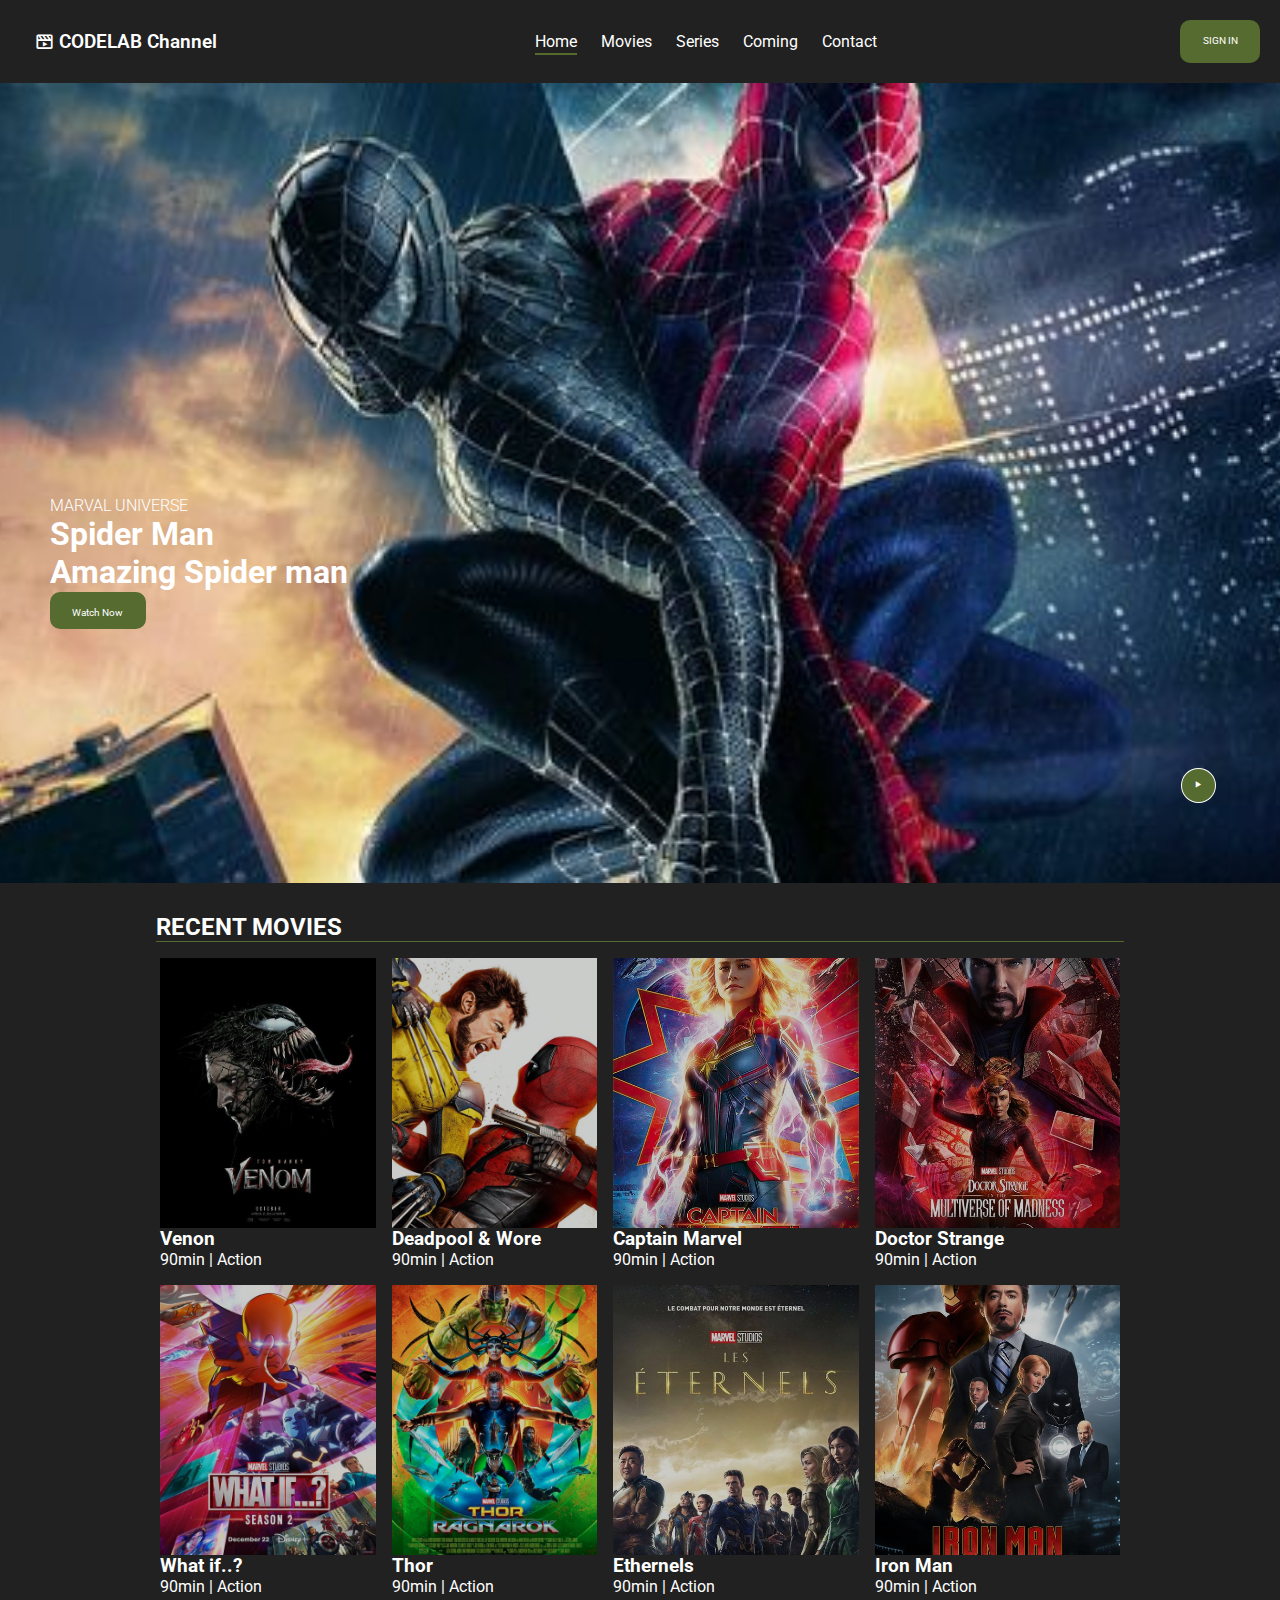
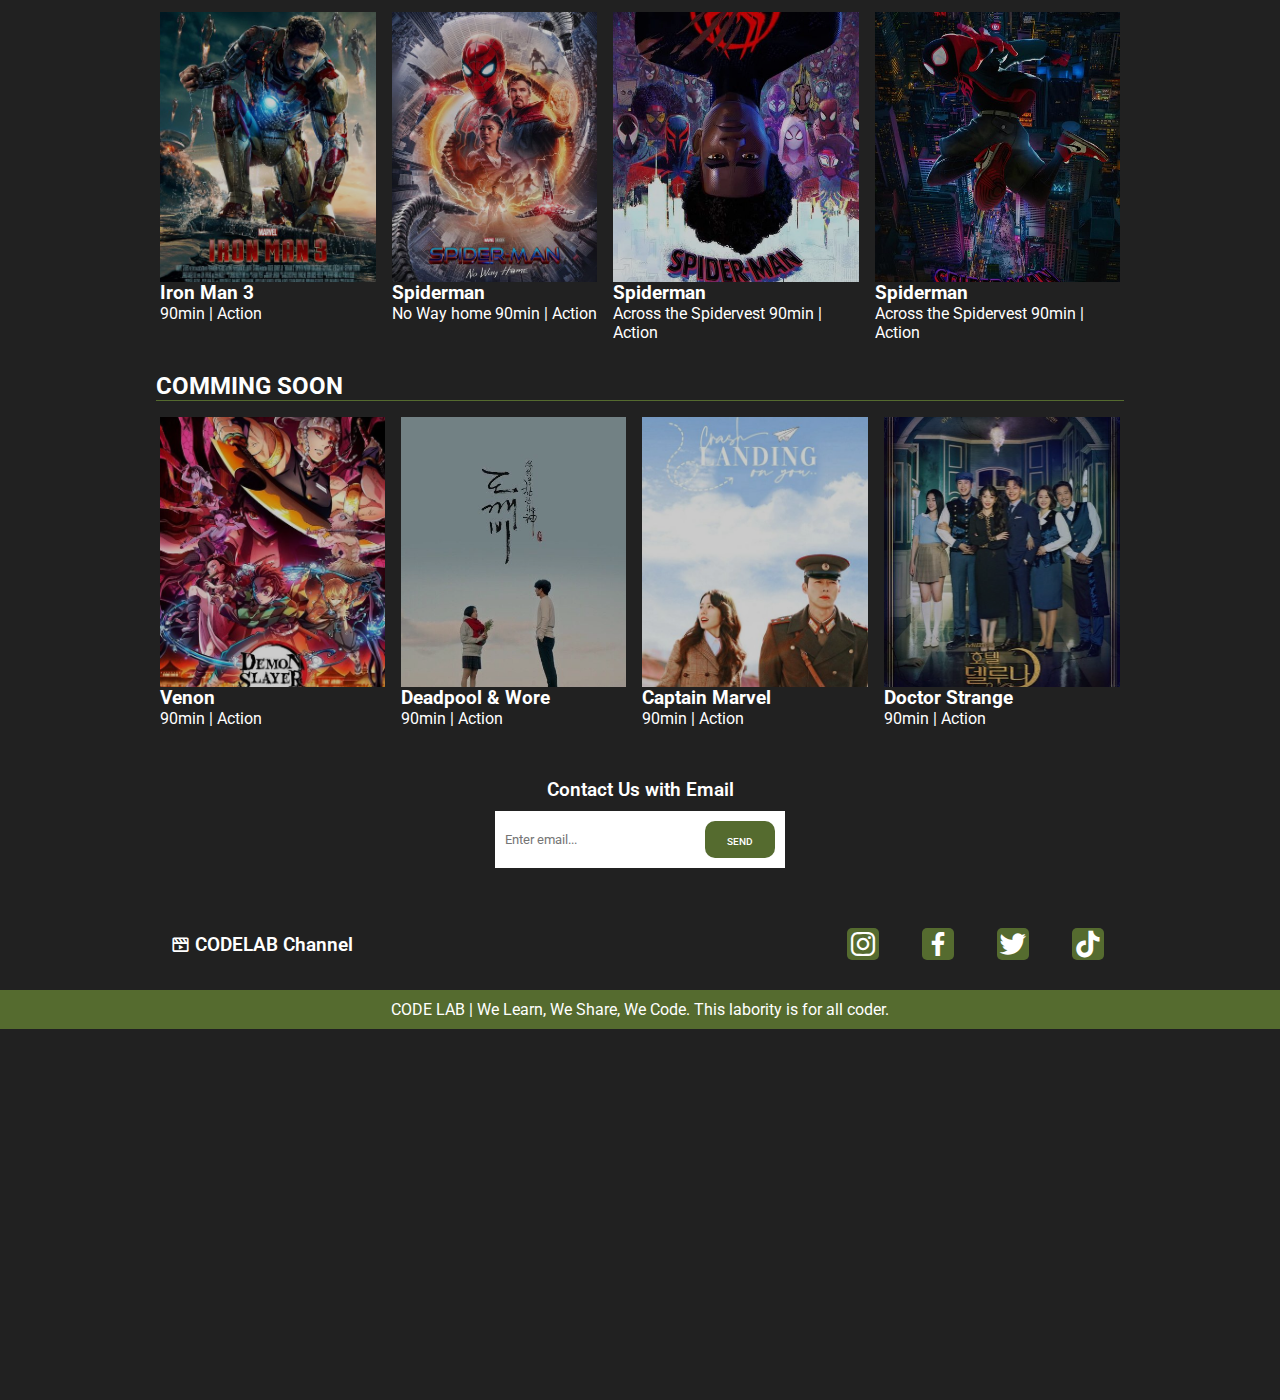
<file: index.html>
<!DOCTYPE html>
<html lang="en">
<head>
    <meta charset="UTF-8">
    <meta name="viewport" content="width=device-width, initial-scale=1.0">
    <title>Code Lab channel</title>
    <!-- Csslink -->
    <link rel="stylesheet" href="./style.css">
    <!-- BOxicons link -->
    <link rel="stylesheet"
  href="https://cdn.jsdelivr.net/npm/boxicons@latest/css/boxicons.min.css">
</head>
<body>
    <header>
<!-- navbar -->
<a href="" class="logo"><i class='bx bx-movie-play'></i>CODELAB Channel</a>
<!-- Menuopen -->
<ul class="navbar">
    <li><a href="" class="active">Home</a></li>
    <li><a href="#movies">Movies</a></li>
    <li><a href="#series">Series</a></li>
    <li><a href="#coming">Coming</a></li>
    <li><a href="#contact">Contact</a></li>
</ul>
<!-- Menuclose -->
<a href="" class="btn">SIGN IN</a>
    </header>
    <!-- navbar close -->

    <!-- Cover start -->
    <section class="home" id="home">
        <div class="container">
            <img src="./c1.jpg" alt="">
            <div class="home-text">
                <span>MARVAL UNIVERSE</span>
                <h1>Spider Man
                    <br> Amazing Spider man
                </h1>

                <a href="" class="btn">Watch Now</a>
                <a href="" class="play"><i class='bx bx-play'></i> </a>
            </div>
        </div>
    </section>
    <!-- Cover end -->
    <!-- Movies start -->
    <section class="movies" id="movies">
        <h2 class="heading">Recent Movies</h2>
    <div class="movies-container">
        
            <!-- Movie 1 -->
        <div class="box">
            <div class="img-box">
                <img src="./p1.jpg" alt="">
            </div>
            <h3>Venon</h3>
            <span>90min | Action</span>
        </div>
        <!-- Movie 2 -->
        <div class="box">
            <div class="img-box">
                <img src="./p2.jpg" alt="">
            </div>
            <h3>Deadpool & Wore</h3>
            <span>90min | Action</span>
        </div>
        <!-- Movie 3 -->
        <div class="box">
            <div class="img-box">
                <img src="./p3.jpg" alt="">
            </div>
            <h3>Captain Marvel</h3>
            <span>90min | Action</span>
        </div>
        <!-- Movie 4 -->
        <div class="box">
            <div class="img-box">
                <img src="./p4.jpg" alt="">
            </div>
            <h3>Doctor Strange</h3>
            <span>90min | Action</span>
        </div>
        <!-- Movie 5 -->
        <div class="box">
            <div class="img-box">
                <img src="./p5.jpg" alt="">
            </div>
            <h3>What if..?</h3>
            <span>90min | Action</span>
        </div>
        <!-- Movie 6 -->
        <div class="box">
            <div class="img-box">
                <img src="./p6.jpg" alt="">
            </div>
            <h3>Thor</h3>
            <span>90min | Action</span>
        </div>
        <!-- Movie 7 -->
        <div class="box">
            <div class="img-box">
                <img src="./p7.jpg" alt="">
            </div>
            <h3>Ethernels</h3>
            <span>90min | Action</span>
        </div>
        <!-- Movie 8 -->
        <div class="box">
            <div class="img-box">
                <img src="./p8.jpg" alt="">
            </div>
            <h3>Iron Man</h3>
            <span>90min | Action</span>
        </div>
        <!-- Movie 9 -->
        <div class="box">
            <div class="img-box">
                <img src="./p9.jpg" alt="">
            </div>
            <h3>Iron Man 3</h3>
            <span>90min | Action</span>
        </div>
        <!-- Movie 10 -->
        <div class="box">
            <div class="img-box">
                <img src="./p10.jpg" alt="">
            </div>
            <h3>Spiderman</h3>
            <span>No Way home</span>
            <span>90min | Action</span>
        </div>
        <!-- Movie 11 -->
        <div class="box">
            <div class="img-box">
                <img src="./p11.jpg" alt="">
            </div>
            <h3>Spiderman</h3>
            <span>Across the Spidervest</span>
            <span>90min | Action</span>
        </div>
        <!-- Movie 12 -->
        <div class="box">
            <div class="img-box">
                <img src="./p12.jpg" alt="">
            </div>
            <h3>Spiderman</h3>
            <span>Across the Spidervest</span>
            <span>90min | Action</span>
        </div>
    
    </div>
</section>
    <!-- Movies end -->
<!--     Comming soon section
 -->   
 <section class="movies" id="coming">
    <h2 class="heading">Comming Soon</h2>
<div class="movies-container">
    
        <!-- Movie 1 -->
    <div class="box">
        <div class="img-box">
            <img src="./Co1.jpg" alt="">
        </div>
        <h3>Venon</h3>
        <span>90min | Action</span>
    </div>
    <!-- Movie 2 -->
    <div class="box">
        <div class="img-box">
            <img src="./Co2.jpg" alt="">
        </div>
        <h3>Deadpool & Wore</h3>
        <span>90min | Action</span>
    </div>
    <!-- Movie 3 -->
    <div class="box">
        <div class="img-box">
            <img src="./Co3.jpg" alt="">
        </div>
        <h3>Captain Marvel</h3>
        <span>90min | Action</span>
    </div>
    <!-- Movie 4 -->
    <div class="box">
        <div class="img-box">
            <img src="./Co4.jpg" alt="">
        </div>
        <h3>Doctor Strange</h3>
        <span>90min | Action</span>
    </div>

</div>
</section>
 <!-- Comming soon Section end -->
    <!-- Contant Section-->
    <section class="contact" id="contact">
        <h2>Contact Us with Email</h2>
        <form action="a">
            <input type="email" class="email" placeholder="Enter email..." required>
            <input type="submit" value="Send" class="btn">
        </form>
    </section>
    <!-- Contance Section -->
    <!-- Footer section start -->
    <section class="footer">
        <a href="" class="logo"><i class='bx bx-movie-play'></i>CODELAB Channel</a>
        <div class="social">
            <a href="" class="logo"><i class='bx bxl-instagram'></i></a>
            <a href="" class="logo"><i class='bx bxl-facebook' ></i></a>
            <a href="" class="logo"><i class='bx bxl-twitter' ></i></a>
            <a href="" class="logo"><i class='bx bxl-tiktok' ></i></i></a>
        </div>
    </section>
    <div class="codelab">
        <p>
            CODE LAB | We Learn, We Share, We Code. This labority is for all coder.
        </p>
    </div>
    <!-- Footer section end -->
</body>
</html>
</file>
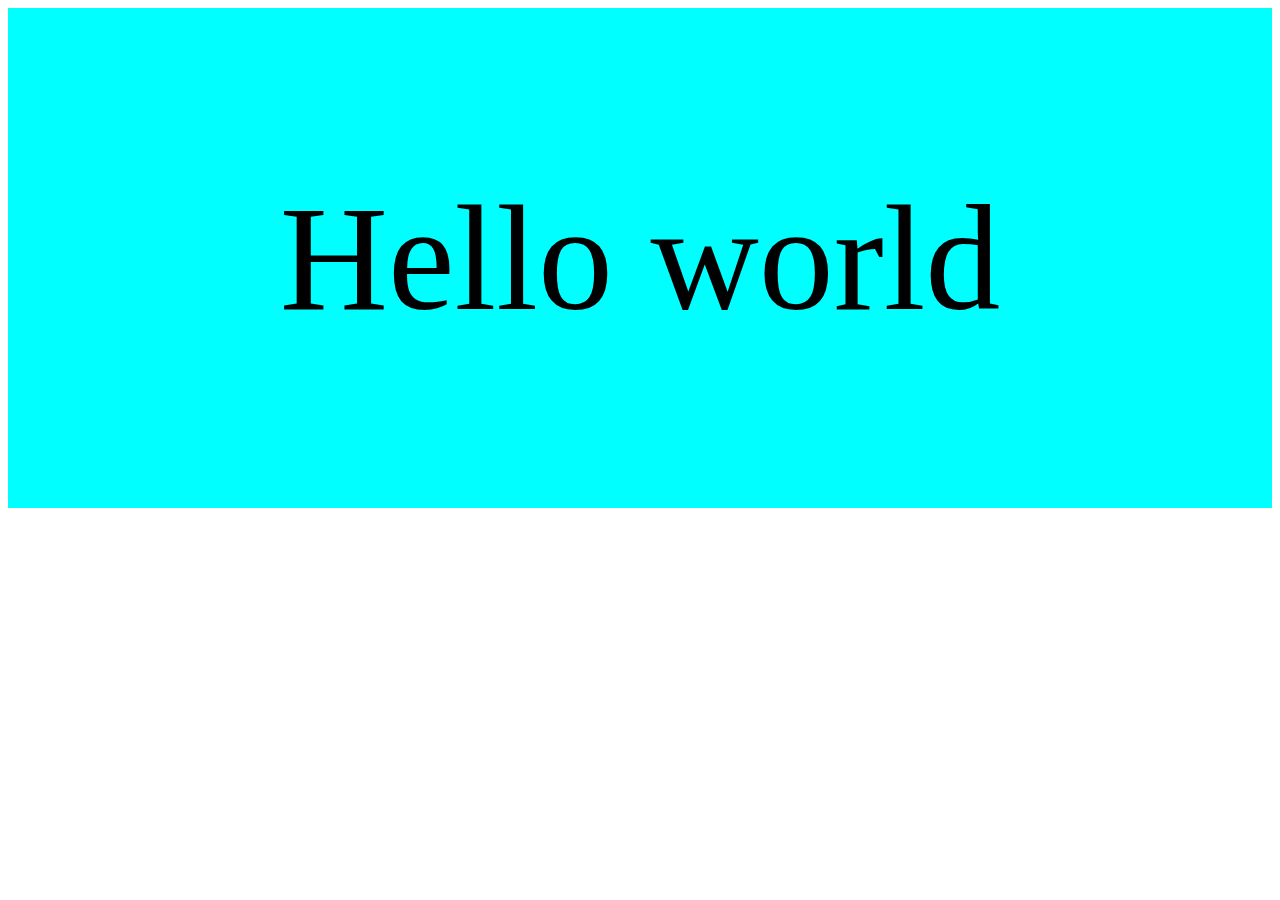
<file: responsive.html>
<!DOCTYPE html>
<html lang="en">
<head>
    <meta charset="UTF-8">
    <meta name="viewport" content="width=device-width, initial-scale=1.0">
    <title>Document</title>
    <style>
        *{
            transition: 0.5s;
        }
        .container{
            display: flex;
            justify-content: center;
            align-items: center;
            font-size: 150px;
            background-color: aqua;
            width: 100%;
            height: 500px;
        }
        @media(max-width: 1080px){
            .container{
                background-color: black;
                color: aqua;
                font-size: 100px;
            }
        }
        @media(max-width: 800px){
            .container{
                background-color: darkolivegreen;
                color: gray;
                font-size: 80px;
            }
        }
        @media(max-width: 600px){
            .container{
                background-color: gray;
                color: darkolivegreen;
                font-size: 50px;
            }
        }
        @media(max-width: 350px){
            .container{
                background-color: black;
                color: aqua;
                font-size: 20px;
            }
        }
        
        
    </style>
</head>
<body>
    <div class="container">
        Hello world
    </div>
</body>
</html>
</file>
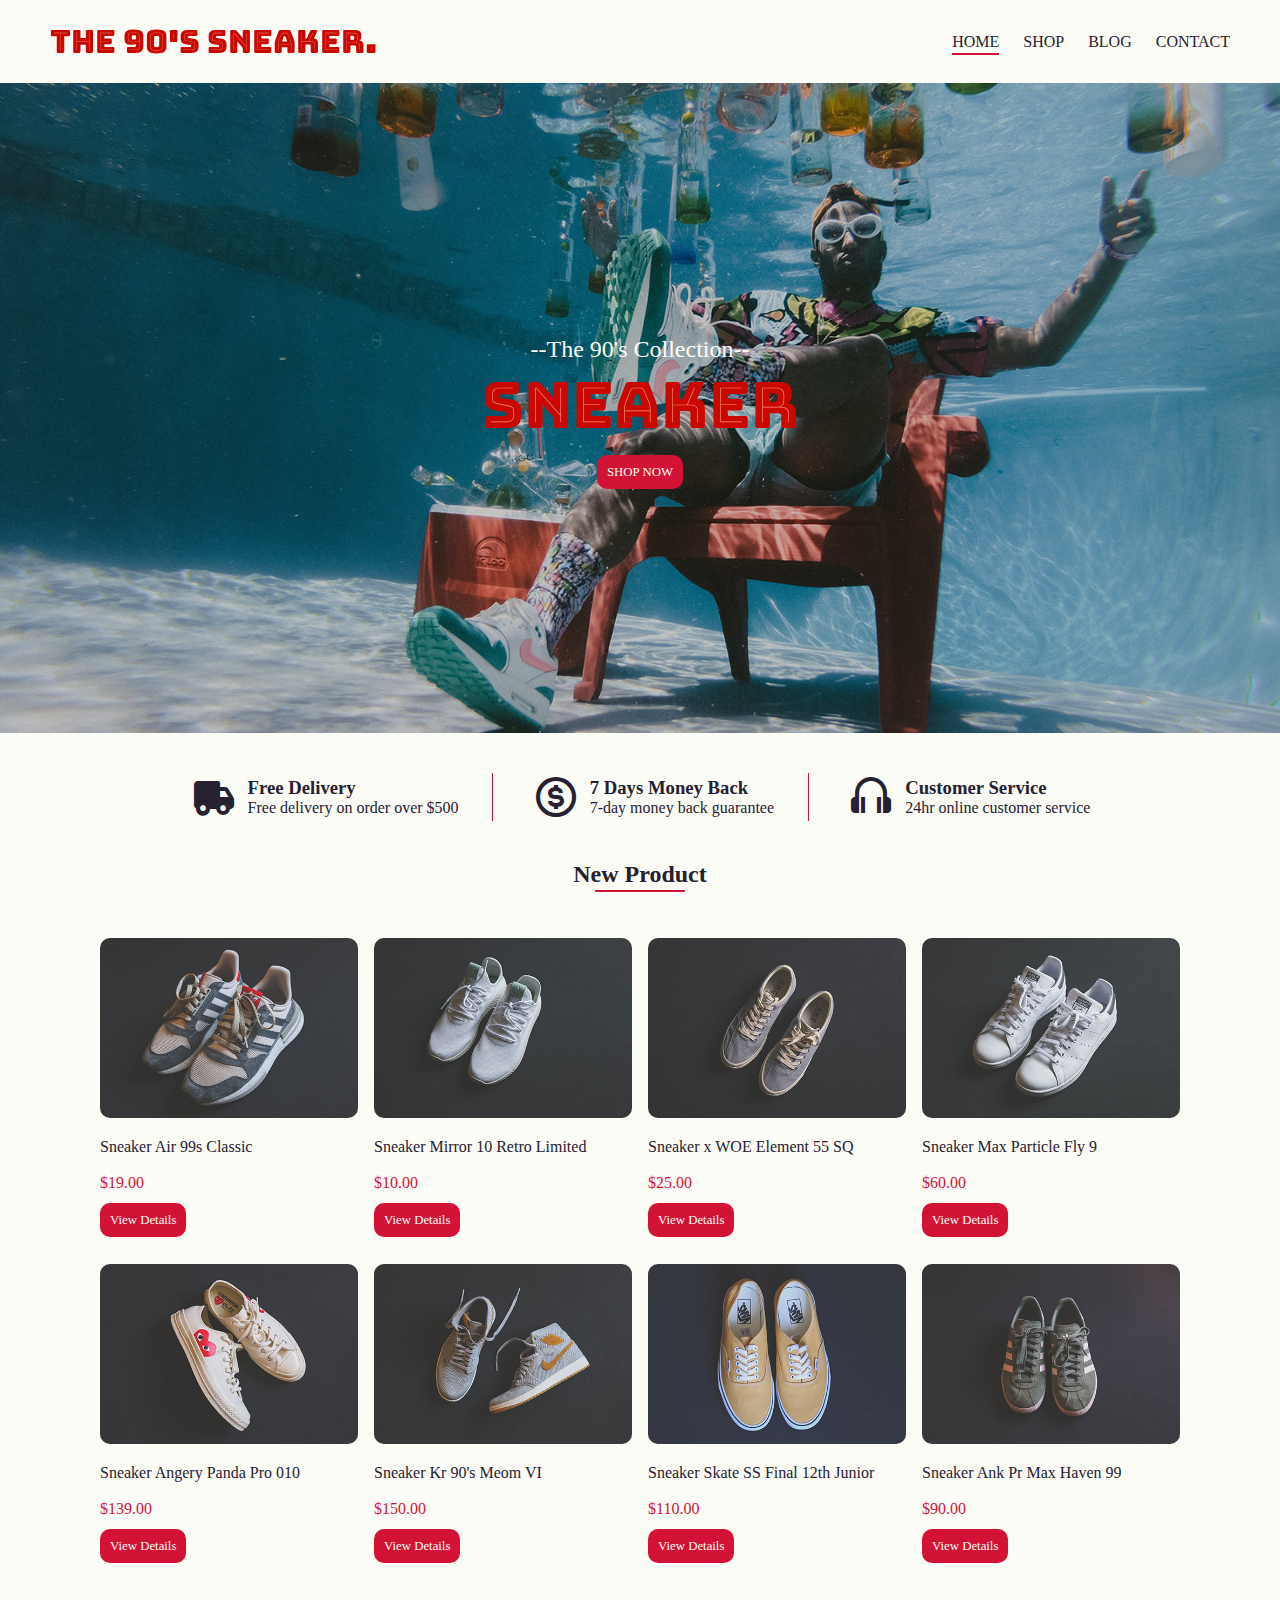
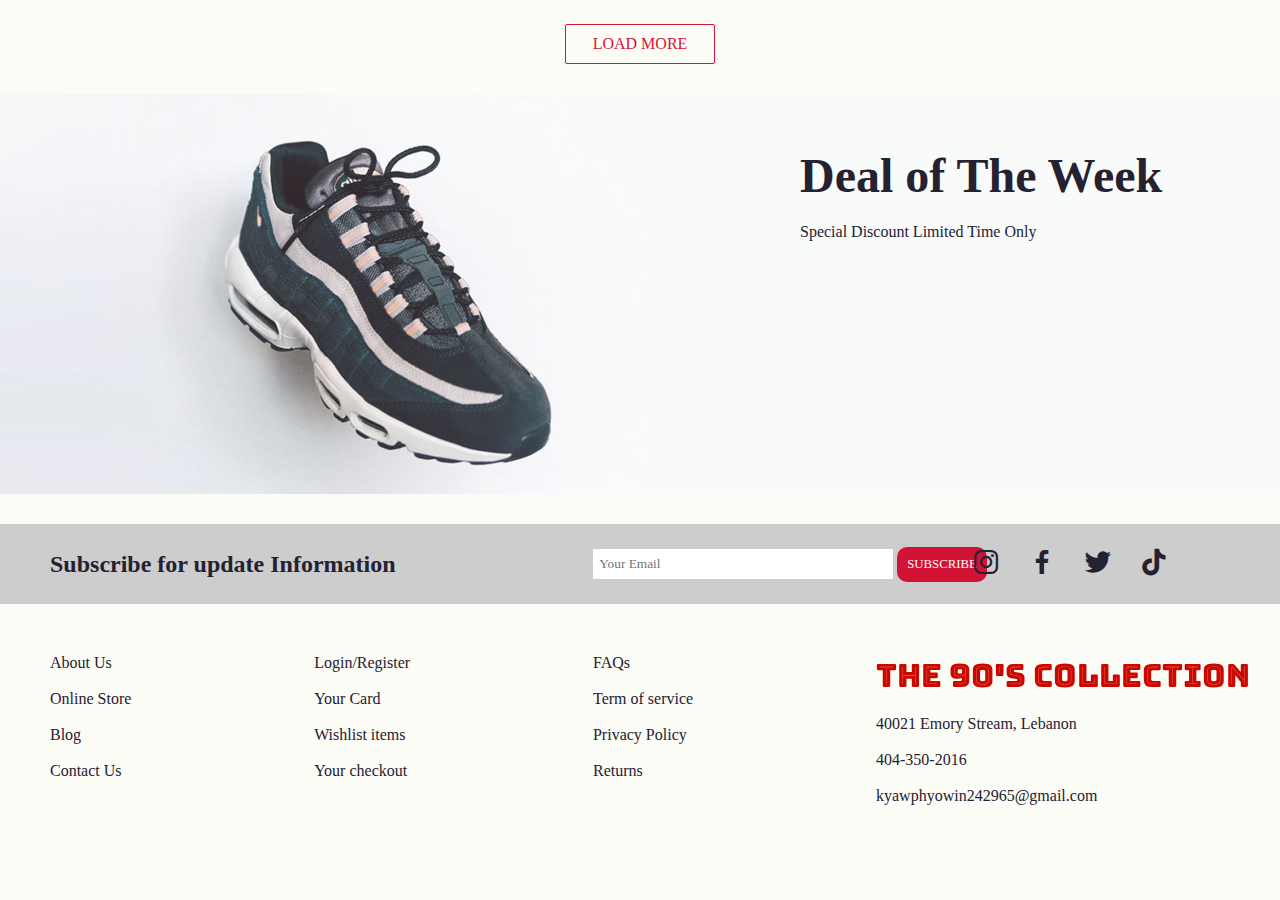
<file: Web-design Assigment/home.html>
<!DOCTYPE html>
<html lang="en">
<head>
    <meta charset="UTF-8">
    <meta name="viewport" content="width=device-width, initial-scale=1.0">
    <title>The 90's</title>
    <link rel="stylesheet" href="./styles.css">
    <!-- boxicons -->
    <link rel="stylesheet" href="https://cdn.jsdelivr.net/npm/boxicons@latest/css/boxicons.min.css">
</head>
<body>
    <!-- navbar -->
    <header>
        <!-- logo -->
        <a href="" class="logo">The 90's Sneaker.</a>
        <!-- menu -->
        <ul class="navbar">
            <li><a href="" class="active">HOME</a></li>
            <li><a href="">SHOP</a></li>
            <li><a href="">BLOG</a></li>
            <li><a href="">CONTACT</a></li>
        </ul>

    </header>
    <!-- navbar end -->
    <!-- cover photo -->
    <section class="cv">
        <div class="container">
            <img src="./cover/slider-bg-1.jpg" alt="">
            <div class="cv-text">
                <span>--The 90's Collection--</span><br>
                <h1 class="logo">Sneaker</h1>
                <a href="" class="btn">SHOP NOW</a>
            </div>
        </div>
    </section>
    <!-- cover photo end -->
    <!-- deli section  -->
    <section class="deli">
        <div class="s1 s2">
            <i class='bx bxs-truck'></i>
            <div><h3>Free Delivery</h3>
                <span>Free delivery on order over $500</span></div>
        </div>
        <div class="s1 s2">
            <i class='bx bx-dollar-circle' ></i>
            <div>
                <h3>7 Days Money Back</h3>
                <span>7-day money back guarantee</span>
            </div>
        </div>
        <div class="s1">
            <i class='bx bx-headphone'></i>
            <div>
                <h3>Customer Service</h3>
            <span>24hr online customer service</span>
            </div>
            
        </div>
    </section>
    <!-- deli section end -->
    <!-- Shop Item section -->
    <section class="item">
        <div class="heading">
            <h2 class="active">New Product</h2>
        </div>
        
        <div class="item-container">
            <!-- Item 1 -->
            <div class="box">
                <div class="img-box">
                    <img src="./item/sneaker-1.jpg" alt="">
                </div>
                <span class="name">Sneaker Air 99s Classic</span><br><br>
                <span class="prize">$19.00</span><br><br>
                <a href="" class="btn">View Details</a>
            </div>
             <!-- Item 2 -->
             <div class="box">
                <div class="img-box">
                    <img src="./item/sneaker-2.jpg" alt="">
                </div>
                <span class="name">Sneaker Mirror 10 Retro Limited</span><br><br>
                <span class="prize">$10.00</span><br><br>
                <a href="" class="btn">View Details</a>
            </div>
             <!-- Item 3 -->
             <div class="box">
                <div class="img-box">
                    <img src="./item/sneaker-3.jpg" alt="">
                </div>
                <span class="name">Sneaker x WOE Element 55 SQ</span><br><br>
                <span class="prize">$25.00</span><br><br>
                <a href="" class="btn">View Details</a>
            </div>
             <!-- Item 4 -->
             <div class="box">
                <div class="img-box">
                    <img src="./item/sneaker-4.jpg" alt="">
                </div>
                <span class="name">Sneaker Max Particle Fly 9</span><br><br>
                <span class="prize">$60.00</span><br><br>
                <a href="" class="btn">View Details</a>
            </div>
             <!-- Item 5 -->
             <div class="box">
                <div class="img-box">
                    <img src="./item/sneaker-5.jpg" alt="">
                </div>
                <span class="name">Sneaker Angery Panda Pro 010</span><br><br>
                <span class="prize">$139.00</span><br><br>
                <a href="" class="btn">View Details</a>
            </div>
             <!-- Item 6 -->
             <div class="box">
                <div class="img-box">
                    <img src="./item/sneaker-6.jpg" alt="">
                </div>
                <span class="name">Sneaker Kr 90's Meom VI</span><br><br>
                <span class="prize">$150.00</span><br><br>
                <a href="" class="btn">View Details</a>
            </div>
             <!-- Item 7 -->
             <div class="box">
                <div class="img-box">
                    <img src="./item/sneaker-7.jpg" alt="">
                </div>
                <span class="name">Sneaker Skate SS Final 12th Junior</span><br><br>
                <span class="prize">$110.00</span><br><br>
                <a href="" class="btn">View Details</a>
            </div>
             <!-- Item 8 -->
             <div class="box">
                <div class="img-box">
                    <img src="./item/sneaker-8.jpg" alt="">
                </div>
                <span class="name">Sneaker Ank Pr Max Haven 99</span><br><br>
                <span class="prize">$90.00</span><br><br>
                <a href="" class="btn">View Details</a>
            </div>
        </div>
    </section>
    <!-- Shop Item section end -->
    <!-- load more -->
    <section class="loadmore">
        <div class="loadcontainer">
            <a href="" class="loadmore">LOAD MORE</a>
        </div>
    </section>
    <!-- load more end -->
    <!-- Discount Section -->
    <section class="discount">
        <div class="dis-container">
            <div class="disimg-box">
                <img src="./item/bg-parallax1.jpg" alt="">
            </div>
            <div class="dis-textbox">
                <h1>Deal of The Week</h1>
                <span>Special Discount  Limited Time Only</span>
                <div class="conutdown">

                </div>
            </div>
            
        </div>
    </section>
    <!-- Discount Section end -->
    <!-- Content section -->
    <section class="content">
        <div class="content-container">
            <h2>Subscribe for update Information</h2>
            <form action="a">
                <input type="email" class="email" placeholder="  Your Email" required>
                <input type="submit" value="Subscribe" class="btn">
            </form>
            <div class="social">
                <a href="" class="logo"><i class='bx bxl-instagram'></i></a>
                <a href="" class="logo"><i class='bx bxl-facebook' ></i></a>
                <a href="" class="logo"><i class='bx bxl-twitter' ></i></a>
                <a href="" class="logo"><i class='bx bxl-tiktok' ></i></i></a>
            </div>
        </div>
    </section>
    <!-- Content section -->
    <!-- Footer -->
    <section class="footer">
        <div class="footertext">
            <span>About Us</span><br><br>
            <span>Online Store</span><br><br>
            <span>Blog</span><br><br>
            <span>Contact Us</span><br>
        </div>
        <div class="footertext">
            <span>Login/Register</span><br><br>
            <span>Your Card</span><br><br>
            <span>Wishlist items</span><br><br>
            <span>Your checkout</span>
        </div>
        <div class="footertext">
            <span>FAQs</span><br><br>
            <span>Term of service</span><br><br>
            <span>Privacy Policy</span><br><br>
            <span>Returns</span>
        </div>
        <div class="footertext">
            <span class="logo">The 90's Collection</span><br><br>
            <span>40021 Emory Stream, Lebanon</span><br><br>
            <span>404-350-2016</span><br><br>
            <span>kyawphyowin242965@gmail.com</span><br>
        </div>
    </section>
    <!-- Footer end -->
</body>
</html>
</file>
<file: style.css>
@import url('https://fonts.googleapis.com/css2?family=Roboto:ital,wght@0,100;0,300;0,400;0,500;0,700;0,900;1,100;1,300;1,400;1,500;1,700;1,900&display=swap');
*{
    margin: 0;
    padding: 0;
    box-sizing: border-box;
    scroll-behavior: smooth;
    font-family: "Roboto", sans-serif;
     text-decoration: none;
     list-style-type: none;
     
}
/* Custom scroll bar */
html::-webkit-scrollbar {
    width: 10px;
    background-color: var(--bg-color);
  }
  html::-webkit-scrollbar-track {
    background: var(--bg-color);
  }
  html::-webkit-scrollbar-thumb {
    background: var(--main-color);
    border-radius: 20px;
  }
  
  
:root{
    --main-color: darkolivegreen;
    --text-color: #fff;
    --bg-color: #212121;
}

body{
    background-color: var(--bg-color);
    color: var(--text-color);
    height: 3000px;
}
header{
    width: 100%;
    position: sticky;
    top: 0;
    display: flex;
    justify-content: space-between;
    padding: 20px 20px;
    transition: 0.5s;
     background-color: var(--bg-color);
     z-index: 10;
 }
.logo{
    font-size: 1.2rem;
    font-weight: 600;
    color: var(--text-color);
    display: flex;
    align-items: center;
    /* background-color: darkolivegreen; */
    padding: 10px 15px;
    border-radius: 5px;
    
}
.logo i{
    margin-right: 5px;
    /* color: greenyellow; */
}
.navbar{
    display: flex;
    align-items: center;
    column-gap: 1.5rem;
    
}
.navbar li{
    position: relative;
}
.navbar a{
    color: var(--text-color);
    font-size: 1rem;
    
}
.navbar a::after{
    content: "";
    width: 0%;
    height: 2px;
    background-color: var(--main-color);
    bottom: -4px;
    left: 0;
    position: absolute;
    transition: 0.5s;
    

    
}
.navbar a:hover::after, .navbar .active::after{
    width: 100%;
}
.btn{
    font-size: 1rem;
    padding: 0.7rem 1.4rem;
    color: var(--text-color);
    background-color: darkolivegreen;
    /* padding: 7px 5px; */
    font-weight: 400px;
    border-radius: 10px;
    font-size: 10px;
    text-align: center;
    padding-top: 15px;

}
.btn:hover{
    background-color: green;
}

/* Cover photo session */
.container{
    width: 100%;
    min-height: 800px;
    position: relative;
    display: flex;
    align-items: center;
   
}
.container img{
    position: absolute;
    height: 100%;
    width: 100%;
    z-index: -1;
    align-items: top;
    object-fit: cover;
    object-position: center;
}
.home-text{
    padding-top: 150px;
    padding-left: 50px;
}
.home-text span{
    color: var(--text-color);
    font-weight: 300;
    text-transform: uppercase;
}
.home-text h1{
    font-size:2rem ;
    color: var(--text-color);
    margin-bottom: 10px;
}
.play{
    position: absolute;
    right: 4rem;
    bottom: 10%;
    display: flex;
    justify-content: center;
    align-items: center;
    transition: 0.5s;
}
.home-text .play .bx{
    color: var(--text-color);
    font-size: 0.8rem;
    background-color: var(--main-color);
    border-radius: 50%;
    padding: 10px;
    border: 1px solid #fefefe;
    
}
.home-text .play:hover{
    transform: scale(1.4) rotate(1turn);

}

/* Movie Section */

.heading{
    max-width: 968px;
    margin: 0 auto;
    text-transform: uppercase;
    border-bottom: 1px solid darkolivegreen;
    margin-top: 30px;
    
}
.movies-container{
    max-width: 960px;
    margin: 0px auto 0px auto;
    display: grid;
    /* grid-template-columns: auto auto auto auto; */
    grid-template-columns: repeat(auto-fit,minmax(180px,auto));
    gap: 1rem;
    margin-top: 1rem;
}
.box{

}
.box .img-box{
    width: 100%;
    height: 270px;
}
.box .img-box img{
    width: 100%;
    height: 100%;
    object-fit: cover;
    transition: 0.5s;
    filter: brightness(0.8);
    
}
.box .img-box h3{
    padding-top: 1rem;
}

.box .img-box img:hover{
    transform:translateY(-10px) ;
    filter: brightness(1);
    box-shadow: 10px 10px 20px darkolivegreen ;
    
}
/* Contact Section */
.contact{
    max-width: 968px;
    margin: 0 auto;
    display: flex;
    flex-direction: column;
    align-items: center;
    justify-content: center;
    margin-top: 50px;
}
.contact h2{
    align-items: center;
    font-size: 1.2rem;
    font-weight: 600;
    margin-bottom: 10px;
}
.contact form{
    /* background-color: aqua; */
    background-color: var(--text-color);
    border: radius 0.5em;
    padding: 10px;
    display: flex;
    justify-content: center;
    align-items: center;
}
.contact form .email{
    border: none;
    outline: none;
    width: 200px;
    background-color: var(--text-color);
}
.contact .btn{
    text-transform: uppercase;
    font-weight: 500;
    cursor: pointer;
    border: none;
    outline: none;
}
/* Footer */
.footer{
    max-width: 968px;
    margin: 0 auto;
    display: flex;
    justify-content: space-between;
    margin-top: 50px;
}
.social{
    display: flex;
    gap: 0.5rem;
}
.social .bx{
    border-radius: 5px;
    background-color: var(--main-color);
    font-size: 2rem;
    transition: 0.5s;
    
}
.social .bx:hover{
    transform: scale(1.4) rotate(1turn);
    
}
.codelab{
    background-color: var(--main-color);
    margin-top: 20px;
    text-align: center;
    padding: 10px;
}
@media (max-width: 1080px) {
    .home-text{
        padding: 0px 100px;
        padding-top: 300px;
    }
    .movies h2{
        padding-left: 10px;
    }
    .movies{
        padding: 0 15px;
    }
    
}
@media (max-width:730px) {
    .navbar{
        display: none;
    }
    .home-text h1{
        font-size: 1.5rem;
    }
    .btn{
        padding: 10px;
    }
}
@media (max-width:600px) {
    .footer{
        flex-direction: column;
        justify-content: center;
        align-items: center;
    }
   /*  .home-text{
        padding-left: 20px;
    } */
    
}
@media (max-width:400px) {
   .home-text{
    padding-left: 25px;
   }
   .home-text h1{
    font-size: 1rem;
   }
   .btn{
    padding: 5px;
   }
   .play{
    bottom: ;
   }
    
}
</file>
<file: Web-design Assigment/styles.css>
@import url('https://fonts.googleapis.com/css2?family=Baskervville+SC&family=Bungee+Tint&display=swap');

*{
    margin: 0;
    padding: 0;
    box-sizing: border-box;
    scroll-behavior: smooth;
    text-decoration: none;
    list-style-type: none;
    font-family: "Playfair Display", serif;
}
body{
    background-color: var(--background-color);
    color: var(--text-color);
    height: 2500px;
}
:root{
    --main-color:#D31336;
    --text-color:#252131;
    --background-color:#FCFCF7;
}
/* navbar */
header{
    width: 100%;
    position: sticky;
    top: 0;
    display: flex;
    justify-content: space-between;
    padding: 20px 50px;
    background-color: var(--background-color);

}
.logo{
    font-size: 2rem;
    font-family: "Bungee Tint", sans-serif;
    transition: 0.5s;
}
.logo:hover{
    transform: scale(1.05);
    text-shadow: 2px 2px 20px var(--main-color);

}

.navbar{
 display: flex;
 align-items: center;
 column-gap: 1.5rem;
}
.navbar li{
    position: relative;
}
.navbar a{
    color: var(--text-color);
    
}
.navbar a::after{
    content: "";
    position: absolute;
    background-color: var(--main-color);
    width: 0px;
    left: 0;
    height: 2px;
    bottom: -4px;
    transition: 0.5s;
}
.navbar a:hover::after, .navbar .active::after{
    width: 100%;
}
/* nav bar end */
/* Cover  */
.container{
    width: 100%;
    min-height: 650px;
    position: relative;
    display: flex;
    align-items: center;
}
.container img{
    position: absolute;
    height: 100%;
    width: 100%;
    z-index: -2;
    align-items: top;
    object-fit: cover;
    object-position: center;
    filter: brightness(0.8);
}
.cv-text{
    margin: auto auto;
    text-align: center;
    z-index: -1;
}
.cv-text span{
    color: #FCFCF7;
    font-size: 1.5rem;
    padding-bottom: 20px;
    text-align: center;
}
.cv-text h1{
    font-size: 4rem;
    text-align: center;
    padding-bottom: 15px;
}
.btn{
    color: #FCFCF7;
    background-color: var(--main-color);
    padding: 10px 10px;
    margin-top: 30px;
    border-radius: 10px;
    font-size: 0.8rem;
    transition: 0.5s;
}
.btn:hover{
    transform: scale(1.05);
    box-shadow: 2px 2px 40px var(--main-color);
}
/* btn:hover{
    transform: scale(1.05);
    box-shadow: 5px 5px 30px var(--main-color); */
/* Cover end */
/* Deli section */
.deli{
    max-width: 968px;
    margin: 0 auto;
    display: grid;
    grid-template-columns: repeat(auto-fit,minmax(180px,auto));
    column-gap: 5px;
   /*  background-color: #D31336; */
    padding-top: 40px;
    padding-bottom: 40px;
    
}
.deli .s1 {
    display: flex;
    align-items: center;
    justify-content: center;
    /* border-right: solid 1px var(--text-color); */
}
.deli i{
    font-size: 3rem;
   padding-right: 10px;
}
.deli .s2{
    border-right: solid 1px var(--main-color);
}
/* Deli section end */
/* Item section */
.heading{
 
}
.item h2{
    max-width: 180px;
    text-align: center;
    justify-content: center;
    align-items: center;
    margin: 0 auto;
    margin-bottom: 30px;
    z-index: -1;
}
.heading h2{
    position: relative;
}
.item h2::after{
    content: "";
    position: absolute;
    background-color: var(--main-color);
    height: 2px;
    width: 50%;
    bottom: -4px;
    object-fit: center;
    left: 45px;
    border-radius: 10px;
}
.item-container{
    max-width: 1080px;
    margin: 0 auto;
    display: grid;
    grid-template-columns: repeat(auto-fit, minmax(250px,auto));
    gap: 1rem;
}
.box .img-box{
    width: 100%;
    height: 180px;
    border-radius: 5px;
    margin-bottom: 20px;
    margin-top: 20px;
}
.box .img-box img{
    width: 100%;
    height: 100%;
    object-fit: cover;
    border-radius: 10px;
    margin-bottom: 30px;
    transition: 0.5s;
}
.item-container .box .name{
    justify-content: center;
    align-items: center;
    text-align: center;
    padding-top: 20px;
    
}
.item-container .box .prize{
   
    color: var(--main-color);
}
.box .img-box img:hover{
    transform: scale(1.05);
    box-shadow: 5px 5px 30px var(--main-color);
}
/* Item section end */
/* Loadmore */
.loadcontainer{
    max-width: 150px;
    margin: 0 auto;
    margin-top: 70px;
    margin-bottom: 30px;
    border: solid 1px var(--main-color);
    text-align: center;
    padding: 10px 10px;
    border-radius: 2px;
    transition: 0.5s;
    
}
.loadcontainer a{
    color: var(--main-color);
    font-weight: 500px;
}
.loadcontainer:hover{
    transform: scale(1.03);
    box-shadow: 1px 1px 50px var(--main-color);
    text-shadow:2px 2px 30px var(--main-color) ;
}
/* Load end */
/* Discount section */
.dis-container{
    width: 100%;
    min-height: 400px;
    position: relative;
    display: flex;
    align-items: center;
    margin-bottom: 30px;
   /*  background-color: #D31336; */
    
}
.dis-container img{
    position: absolute;
    height: 100%;
    width: 100%;
    object-fit: cover;
    object-position: center;
    z-index: -2;
    align-items: top;
    top: 0;
}
.dis-textbox{
    position: absolute;
    margin-left: 800px;
    margin-bottom: 200px;
    z-index: -1;

}
.dis-textbox h1{
    text-align:center ;
    padding-bottom: 20px;
    font-size: 3rem;
}
.dis-textbox span{
    text-align: center;
    padding-bottom: 20px;
}
/* Discount end */
/* content section */
.content-container{
    position: relative;
    background-color: rgb(205, 205, 205);
    width: 100%;
    height: 80px;
    display: flex;
    justify-content:center;
    align-items: center;
    z-index: -1;

}
.content-container h2{
    position: absolute;
    left: 0;
    font-size: 1.5rem;
    margin-left: 50px;
}
.content-container form{
    min-width:200px;
    margin-left: 300px;
}
.content-container form .email{
    padding-right: 20px;
    height: 30px;
    width: 300px;
    border: none;
    outline: none;
}
.content-container .btn{
    text-transform: uppercase;
    font-family: 200px;
    cursor: pointer;
   border: none;
   outline: none;
    margin-bottom: 30px;
    
}
.content-container .social{
    position: absolute;
    right: 0;
    margin-right: 100px;
    justify-content: space-evenly;
}
.content-container .social a{
    padding: 0 10px;
    color: var(--text-color);
}

/* Content section end */
/* Footer  */
.footer{
    display:flex;
    justify-content: space-between;
    margin: 0 30px;
    margin-top: 50px;
    margin-left: 50px;
}
.footer .footertext span{
   
}
/* Footer end */
/* Responsive section */
@media (max-width:1150px) {
    .dis-textbox{
        margin-left: 500px;
        padding-right: 100px;
        margin-bottom: 100px;
        /* background-color: #D31336; */
        
    }
    .content-container .social{
        margin-right: 50px;
    }
    .content-container form{
        margin-left: 100px;
    }
    .content-container form .email{
        width: 150px;
    }

}
@media (max-width:980px) {
    .dis-textbox h1{
        font-size: 2rem;
    }
    .dis-textbox{
        margin-left: 450px;
    }
    .content-container h2{
        margin-left: 30px;
        font-size: 1rem;
    }
    .content-container form{
        margin-left: 50px;
    }
    .content-container .social{
        margin-right: 20px;
    }
    .content-container .social a{
        padding: 0 5px;
    }
    .logo{
        font-size: 1.5rem;
    }
}
@media (max-width:850px) {
    .dis-textbox{
        margin-left: 300px;
        padding-right: none;
    }
    .dis-container{
        min-width: 300px;
    }
    .content-container h2{
        display: none;
    }
    .content-container form{
        left: 0;
    }
    .content-container{
        justify-content: space-between;
    }
    .loadcontainer{
        padding: 5px 5px 5px 5px;
    }
    .cv-text h1{
        font-size: 3rem;
    }
    .deli i{
        font-size: 2rem;
    }
    .deli h3{
        font-size: 15px;
    }
    .deli span{
        font-size: 10px;
    }
    .dis-container{
        min-height: 350px;
    }

}
@media (max-width:650px) {
    .footer{
        display: none;
    }
    .content-container{
        height: 50px;

    }
    .dis-textbox{
        margin-right: none;
        margin-left: 250px;
    }
    .dis-container h1{
        font-size: 1.5rem;
    }
    .dis-textbox span{
        font-size: 13px;
    }
    .heading{
        padding: 20px;
    }
    .btn{
        padding: 8px;
        font-size: 10px;
    }
    .logo{
        font-size: 1rem;
    }
    .navbar a{
        font-size: 10px;
    }
    .cv-text h1{
        font-size: 2rem;
    }
    .dis-container{
        min-height: 300px;
    }
}
@media (max-width:550px) {
    .item-container{
        grid-template-columns: repeat(auto-fit, minmax(180px,auto));
    }
    .deli i{
        display: none;
    }
    .deli{
        grid-template-columns: repeat(auto-fit,minmax(100px,auto));
    }
    .dis-textbox{
        margin-left: 200px;
    }
    .dis-textbox h1{
        font-size: 1.3rem;
    }
    .dis-textbox span{
        font-size: 11px;
    }
    
}
</file>
